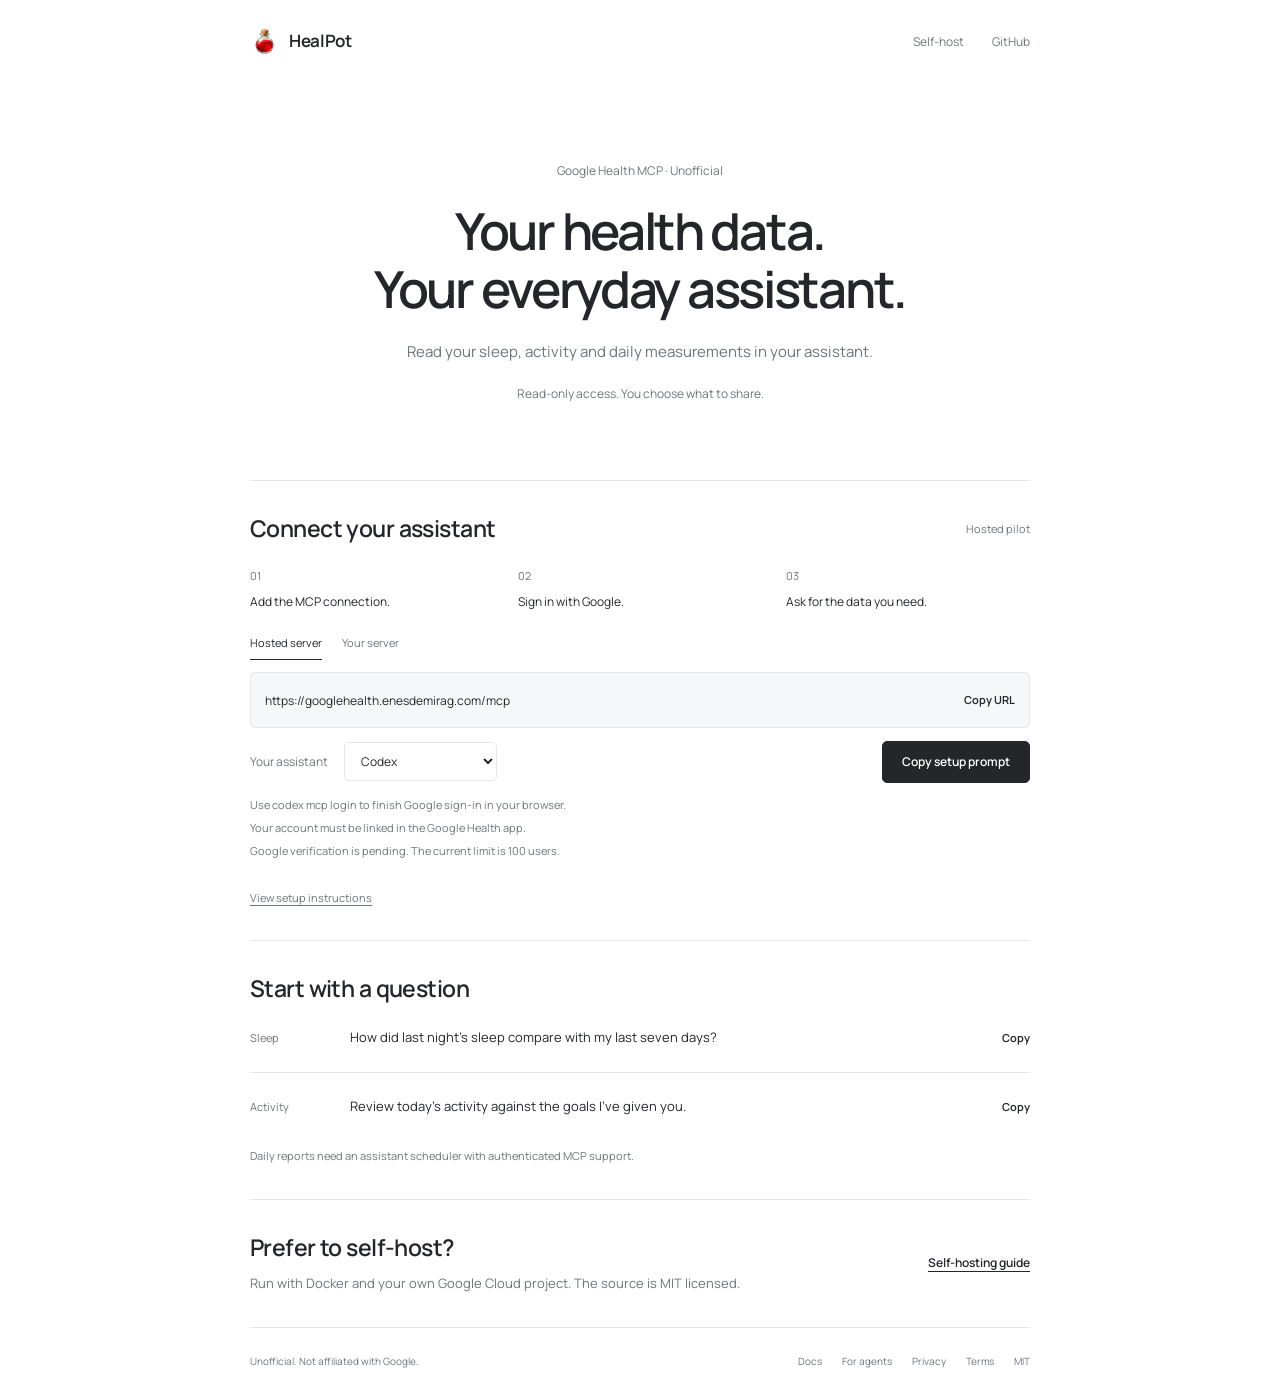
<file: site/index.html>
<!doctype html>
<html lang="en">
<head>
  <meta charset="utf-8">
  <meta name="viewport" content="width=device-width,initial-scale=1">
  <meta name="description" content="Read-only Google Health tools for your assistant. Connect with Google or self-host.">
  <meta name="theme-color" content="#ffffff">
  <title>HealPot Google Health MCP (Unofficial)</title>
  <link rel="canonical" href="https://googlehealth.enesdemirag.com/">
  <link rel="describedby" type="text/plain" href="llms.txt" title="MCP setup for agents">
  <link rel="icon" type="image/png" href="assets/healpot-logo.png">
  <link rel="preload" href="fonts/Manrope.ttf" as="font" type="font/ttf" crossorigin>
  <link rel="stylesheet" href="styles.css">
  <script src="app.js" defer></script>
</head>
<body>
  <div class="page">
    <header class="header">
      <a class="brand" href="./"><img src="assets/healpot-logo.png" width="29" height="29" alt="">HealPot</a>
      <nav class="nav" aria-label="Main navigation">
        <a href="#self-host">Self-host</a>
        <a href="https://github.com/enesdemirag/google-health-mcp">GitHub</a>
      </nav>
    </header>

    <main>
      <section class="hero" aria-labelledby="hero-title">
        <p class="small">Google Health MCP · Unofficial</p>
        <h1 id="hero-title">Your health data.<br>Your everyday assistant.</h1>
        <p class="intro">Read your sleep, activity and daily measurements in your assistant.</p>
        <p class="small">Read-only access. You choose what to share.</p>
      </section>

      <section class="section" id="connect" aria-labelledby="connect-title">
        <div class="section-head">
          <h2 id="connect-title">Connect your assistant</h2>
          <span class="status" id="connection-status">Hosted server</span>
        </div>
        <ol class="steps">
          <li><span aria-hidden="true">01</span><p>Add the MCP connection.</p></li>
          <li><span aria-hidden="true">02</span><p>Sign in with Google.</p></li>
          <li><span aria-hidden="true">03</span><p>Ask for the data you need.</p></li>
        </ol>
        <div class="mode-switch" role="group" aria-label="Connection type">
          <button type="button" id="hosted-mode" aria-pressed="true">Hosted server</button>
          <button type="button" id="self-mode" aria-pressed="false">Your server</button>
        </div>
        <div class="endpoint">
          <div class="endpoint-value" id="hosted-info"><code id="hosted-endpoint">Loading endpoint...</code></div>
          <div class="endpoint-value" id="self-info" hidden>
            <label class="sr-only" for="server-url">Your MCP URL</label>
            <input id="server-url" type="url" placeholder="https://your-server.example/mcp" autocomplete="off" spellcheck="false" aria-describedby="url-hint">
          </div>
          <button class="copy-url" id="copy-url" type="button" disabled>Copy URL</button>
        </div>
        <p class="fine-print" id="url-hint" hidden>Use HTTPS. Local clients can also use loopback HTTP.</p>
        <div class="connect-line">
          <div class="field">
            <label for="client">Your assistant</label>
            <select id="client" aria-describedby="client-instructions">
              <option value="codex">Codex</option>
              <option value="claude-code">Claude Code</option>
              <option value="cursor">Cursor</option>
              <option value="others">Others</option>
            </select>
          </div>
          <button class="button" id="copy-prompt" type="button" disabled>Copy setup prompt</button>
        </div>
        <p class="connect-note" id="client-instructions">Finish Google sign-in in your browser.</p>
        <p class="fine-print">Your account must be linked in the Google Health app.</p>
        <p class="availability" id="availability" role="status">Checking hosted availability.</p>
        <p class="feedback" id="copy-feedback" role="status" aria-live="polite"></p>
        <details class="prompt-details">
          <summary>View setup instructions</summary>
          <textarea id="prompt-preview" readonly aria-label="Setup instructions" rows="8"></textarea>
        </details>
      </section>

      <section class="section questions" aria-labelledby="questions-title">
        <h2 id="questions-title">Start with a question</h2>
        <div class="question">
          <span>Sleep</span>
          <p>How did last night's sleep compare with my last seven days?</p>
          <button class="copy-url" type="button" data-example="sleep" aria-label="Copy sleep question">Copy</button>
        </div>
        <div class="question">
          <span>Activity</span>
          <p>Review today's activity against the goals I've given you.</p>
          <button class="copy-url" type="button" data-example="activity" aria-label="Copy activity question">Copy</button>
        </div>
        <p class="fine-print">Daily reports need an assistant scheduler with authenticated MCP support.</p>
      </section>

      <section class="section self-host" id="self-host" aria-labelledby="self-host-title">
        <div>
          <h2 id="self-host-title">Prefer to self-host?</h2>
          <p>Run with Docker and your own Google Cloud project. The source is MIT licensed.</p>
        </div>
        <a class="text-link" href="https://github.com/enesdemirag/google-health-mcp/blob/main/docs/self-hosting.md">Self-hosting guide</a>
      </section>
    </main>

    <footer class="footer">
      <p>Unofficial. Not affiliated with Google.</p>
      <nav aria-label="Footer">
        <a href="https://github.com/enesdemirag/google-health-mcp/blob/main/docs/clients.md">Docs</a>
        <a href="llms.txt">For agents</a>
        <a href="privacy.html">Privacy</a>
        <a href="terms.html">Terms</a>
        <a href="https://github.com/enesdemirag/google-health-mcp/blob/main/LICENSE">MIT</a>
      </nav>
    </footer>
  </div>
</body>
</html>
</file>
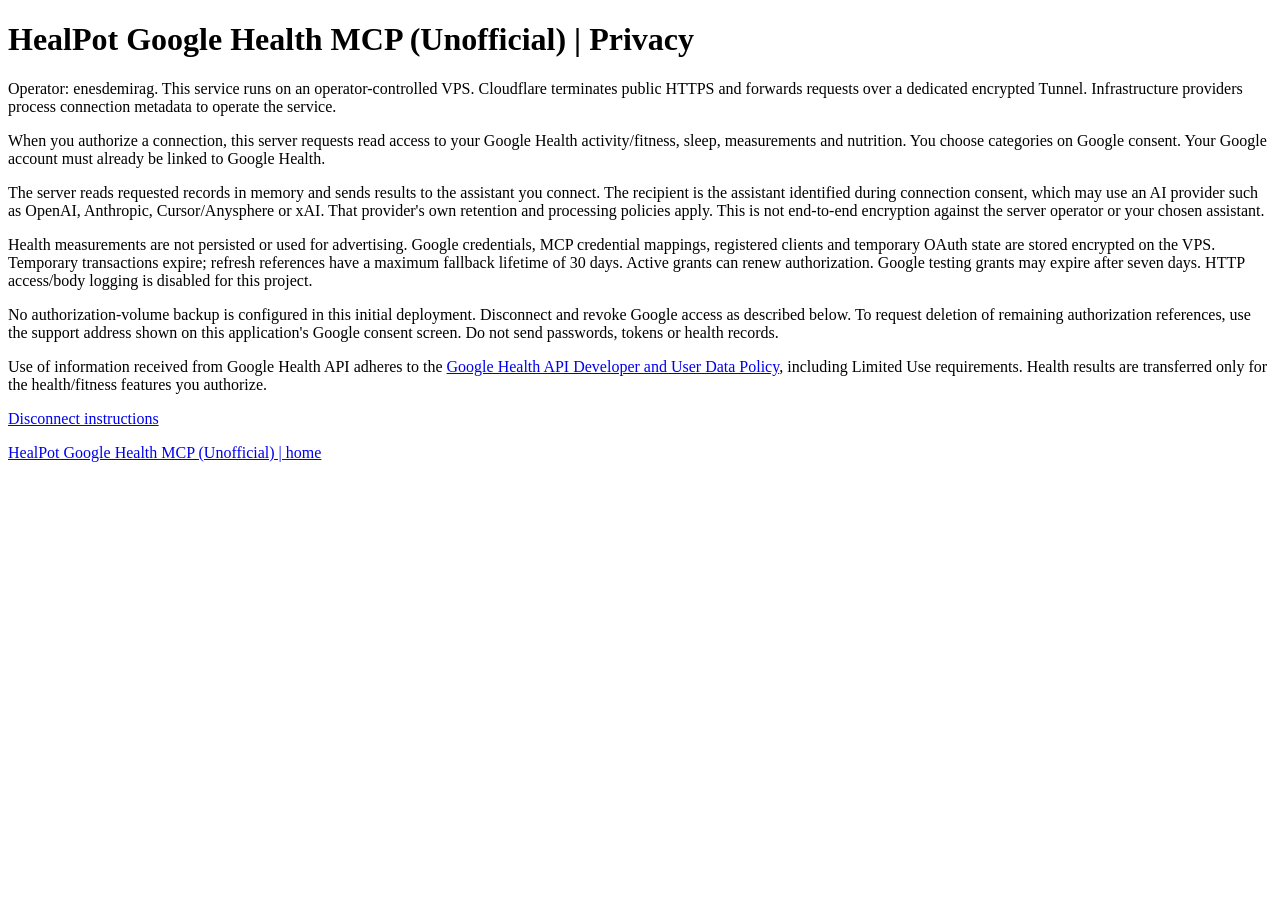
<file: site/privacy.html>
<!doctype html><html lang="en"><meta charset="utf-8"><meta name="viewport" content="width=device-width,initial-scale=1"><title>HealPot Google Health MCP (Unofficial) | Privacy</title><body><main><h1>HealPot Google Health MCP (Unofficial) | Privacy</h1><p>Operator: enesdemirag. This service runs on an operator-controlled VPS. Cloudflare terminates public HTTPS and forwards requests over a dedicated encrypted Tunnel. Infrastructure providers process connection metadata to operate the service.</p><p>When you authorize a connection, this server requests read access to your Google Health activity/fitness, sleep, measurements and nutrition. You choose categories on Google consent. Your Google account must already be linked to Google Health.</p><p>The server reads requested records in memory and sends results to the assistant you connect. The recipient is the assistant identified during connection consent, which may use an AI provider such as OpenAI, Anthropic, Cursor/Anysphere or xAI. That provider's own retention and processing policies apply. This is not end-to-end encryption against the server operator or your chosen assistant.</p><p>Health measurements are not persisted or used for advertising. Google credentials, MCP credential mappings, registered clients and temporary OAuth state are stored encrypted on the VPS. Temporary transactions expire; refresh references have a maximum fallback lifetime of 30 days. Active grants can renew authorization. Google testing grants may expire after seven days. HTTP access/body logging is disabled for this project.</p><p>No authorization-volume backup is configured in this initial deployment. Disconnect and revoke Google access as described below. To request deletion of remaining authorization references, use the support address shown on this application's Google consent screen. Do not send passwords, tokens or health records.</p><p>Use of information received from Google Health API adheres to the <a href="https://developers.google.com/health/policies/health-api-developer-user-data-policy">Google Health API Developer and User Data Policy</a>, including Limited Use requirements. Health results are transferred only for the health/fitness features you authorize.</p><p><a href="https://googlehealth.enesdemirag.com/disconnect">Disconnect instructions</a></p><p><a href="./">HealPot Google Health MCP (Unofficial) | home</a></p></main></body></html>
</file>
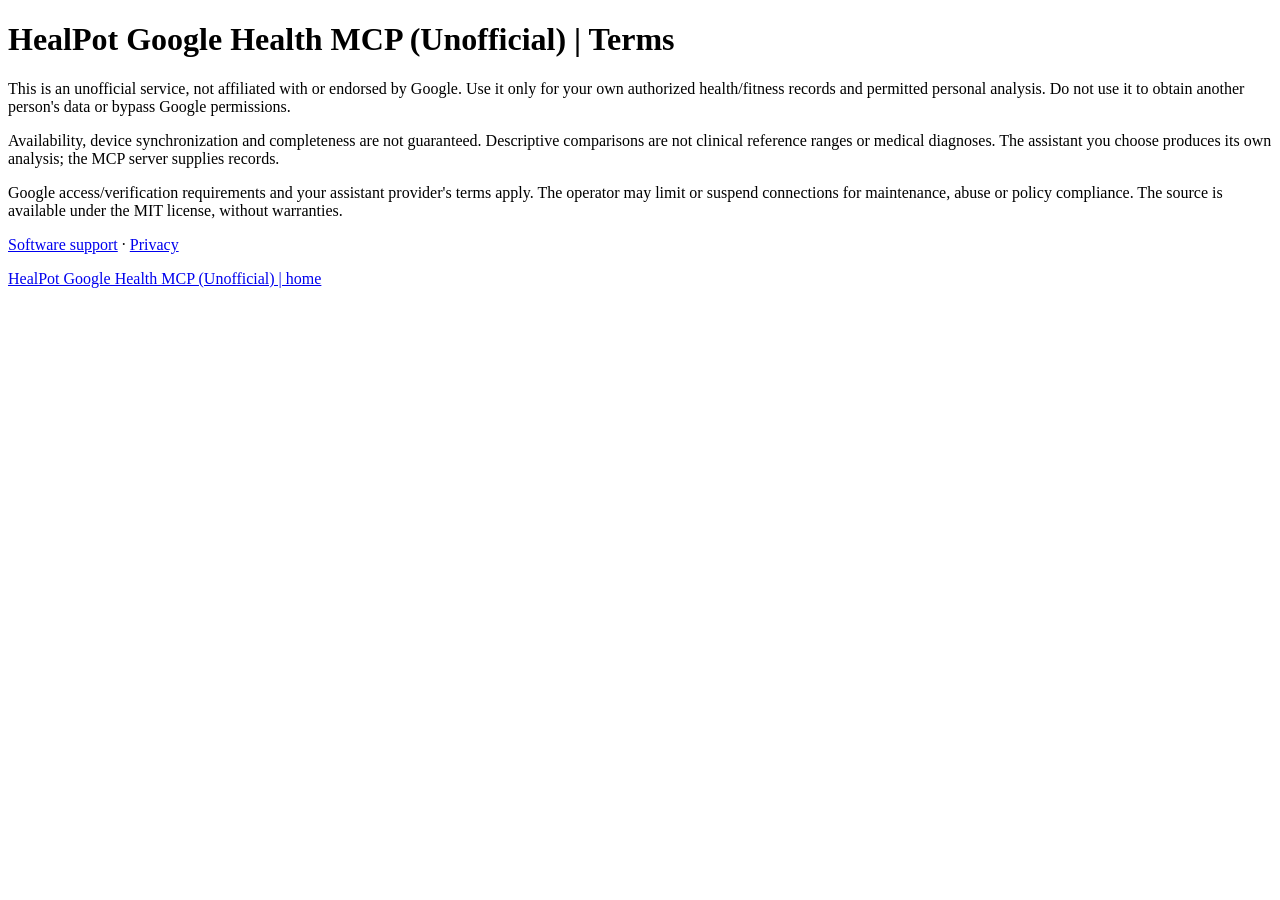
<file: site/terms.html>
<!doctype html><html lang="en"><meta charset="utf-8"><meta name="viewport" content="width=device-width,initial-scale=1"><title>HealPot Google Health MCP (Unofficial) | Terms</title><body><main><h1>HealPot Google Health MCP (Unofficial) | Terms</h1><p>This is an unofficial service, not affiliated with or endorsed by Google. Use it only for your own authorized health/fitness records and permitted personal analysis. Do not use it to obtain another person's data or bypass Google permissions.</p><p>Availability, device synchronization and completeness are not guaranteed. Descriptive comparisons are not clinical reference ranges or medical diagnoses. The assistant you choose produces its own analysis; the MCP server supplies records.</p><p>Google access/verification requirements and your assistant provider's terms apply. The operator may limit or suspend connections for maintenance, abuse or policy compliance. The source is available under the MIT license, without warranties.</p><p><a href="https://github.com/enesdemirag/google-health-mcp/issues">Software support</a> · <a href="privacy.html">Privacy</a></p><p><a href="./">HealPot Google Health MCP (Unofficial) | home</a></p></main></body></html>
</file>
<file: site/styles.css>
@font-face {
  font-family: Manrope;
  src: url("fonts/Manrope.ttf") format("truetype");
  font-weight: 200 800;
  font-style: normal;
  font-display: swap;
}

:root {
  font-family: Manrope, sans-serif;
  font-synthesis: none;
  color: #24262a;
  background: #fff;
  --ink: #24262a;
  --muted: #6f747a;
  --line: #e4e6e8;
  --surface: #f6f7f8;
  --accent: #8c343c;
}

* { box-sizing: border-box; }
body { margin: 0; font-size: 14px; line-height: 1.65; }
[hidden] { display: none !important; }
a { color: inherit; text-decoration: none; }
a:hover { text-decoration: underline; text-underline-offset: 4px; }
button, input, select, textarea { font: inherit; color: inherit; }
button, a, select, summary { -webkit-tap-highlight-color: transparent; }
button, summary { cursor: pointer; }
button:disabled { opacity: .45; cursor: not-allowed; }
button:focus-visible, a:focus-visible, input:focus-visible, select:focus-visible, textarea:focus-visible, summary:focus-visible { outline: 2px solid var(--accent); outline-offset: 4px; }
h1, h2, p { margin: 0; }
h1, h2 { font-weight: 600; }
h1 { font-size: 51px; letter-spacing: -.045em; line-height: 1.15; max-width: 670px; margin: auto; }
h2 { font-size: 23px; letter-spacing: -.025em; line-height: 1.3; }
p { color: var(--muted); }
.small { font-size: 12px; }
.sr-only { position: absolute; width: 1px; height: 1px; padding: 0; margin: -1px; overflow: hidden; clip-path: inset(50%); white-space: nowrap; border: 0; }

.page { max-width: 840px; margin: 0 auto; padding: 0 30px; }
.header { display: flex; justify-content: space-between; align-items: center; padding: 27px 0; }
.brand { display: inline-flex; align-items: center; gap: 10px; font-weight: 650; font-size: 17px; letter-spacing: -.02em; }
.brand img { width: 29px; height: 29px; object-fit: contain; }
.brand:hover { text-decoration: none; }
.nav { display: flex; gap: 28px; font-size: 12px; color: var(--muted); }
.hero { text-align: center; padding: 69px 0 65px; }
.hero > .small:first-child { margin-bottom: 21px; }
.hero .intro { font-size: 15px; max-width: 490px; margin: 21px auto 19px; }
.section { border-top: 1px solid var(--line); padding: 33px 0; scroll-margin-top: 24px; }
.section-head { display: flex; justify-content: space-between; align-items: center; gap: 20px; margin-bottom: 23px; }
.status { font-size: 11px; color: var(--muted); white-space: nowrap; }
.steps { display: grid; grid-template-columns: repeat(3, 1fr); gap: 24px; margin: 0 0 17px; padding: 0; list-style: none; }
.steps span { display: block; color: var(--muted); font-size: 11px; margin-bottom: 7px; }
.steps p { font-size: 12px; color: var(--ink); }
.mode-switch { display: flex; gap: 20px; margin-bottom: 12px; }
.mode-switch button { border: 0; border-bottom: 1px solid transparent; background: none; color: var(--muted); padding: 6px 0; font-size: 11px; }
.mode-switch button[aria-pressed="true"] { color: var(--ink); border-bottom-color: var(--ink); }
.endpoint { display: flex; align-items: center; justify-content: space-between; gap: 12px; background: var(--surface); border: 1px solid var(--line); border-radius: 5px; padding: 10px 14px; }
.endpoint-value { min-width: 0; flex: 1; }
.endpoint code { font: inherit; font-size: 12px; overflow-wrap: anywhere; }
.endpoint input { display: block; background: none; border: 0; width: 100%; padding: 5px 0; font-size: 12px; }
.copy-url { border: 0; background: none; font-size: 11px; font-weight: 650; white-space: nowrap; padding: 8px 0; }
.connect-line { display: grid; grid-template-columns: 1fr auto; align-items: center; gap: 14px; margin-top: 13px; }
.field { display: flex; align-items: center; gap: 16px; min-width: 0; }
.field label { font-size: 12px; color: var(--muted); }
select { background: #fff; border: 1px solid var(--line); border-radius: 5px; padding: 9px 32px 9px 12px; font-size: 12px; min-width: 153px; max-width: 100%; }
.button { display: inline-flex; align-items: center; justify-content: center; border: 1px solid var(--ink); background: var(--ink); color: #fff; padding: 11px 19px; border-radius: 5px; font-size: 12px; font-weight: 600; line-height: 1.5; min-height: 42px; }
.button:hover:enabled { background: #3b3e43; }
.connect-note { margin-top: 13px; font-size: 11px; }
.fine-print, .availability { font-size: 11px; margin-top: 5px; }
.availability:empty { display: none; }
.feedback { font-size: 11px; min-height: 18px; margin-top: 5px; }
.prompt-details { font-size: 11px; color: var(--muted); margin-top: 6px; }
.prompt-details summary { display: inline-block; text-decoration: underline; text-underline-offset: 3px; }
.prompt-details textarea { display: block; resize: vertical; min-height: 176px; width: 100%; font-size: 11px; line-height: 1.7; background: var(--surface); border: 1px solid var(--line); border-radius: 5px; padding: 13px; color: var(--ink); margin-top: 12px; }
.question { padding: 17px 0; display: grid; grid-template-columns: 82px 1fr auto; align-items: baseline; gap: 18px; border-bottom: 1px solid var(--line); font-size: 13px; }
.question:nth-of-type(2) { border: 0; }
.question > span { color: var(--muted); font-size: 11px; }
.question p { color: var(--ink); }
.questions > .fine-print { margin-top: 6px; }
.self-host { display: flex; align-items: center; justify-content: space-between; gap: 32px; }
.self-host p { font-size: 13px; margin-top: 10px; max-width: 520px; }
.text-link { font-size: 12px; font-weight: 600; text-decoration: underline; text-underline-offset: 4px; white-space: nowrap; }
.footer { display: flex; align-items: center; justify-content: space-between; gap: 20px; border-top: 1px solid var(--line); font-size: 10px; color: var(--muted); padding: 25px 0; }
.footer nav { display: flex; flex-wrap: wrap; gap: 20px; }

@media (min-width: 1280px) {
  .hero { padding: 78px 0 76px; }
}

@media (max-width: 680px) {
  body { font-size: 13px; }
  .page { padding: 0 22px; }
  .header { padding: 22px 0; }
  .nav { gap: 17px; font-size: 11px; }
  .brand { font-size: 16px; }
  .hero { padding: 44px 0; }
  h1 { font-size: 36px; }
  .hero .intro { font-size: 13px; margin-top: 17px; max-width: 290px; }
  .hero > .small:first-child { font-size: 11px; margin-bottom: 15px; }
  .section { padding: 27px 0; }
  .section-head { align-items: baseline; margin-bottom: 20px; gap: 12px; }
  h2 { font-size: 20px; }
  .status { font-size: 10px; }
  .steps { grid-template-columns: 1fr; gap: 12px; margin-bottom: 14px; }
  .steps li { display: flex; gap: 12px; }
  .steps span { margin: 0; }
  .endpoint code, .endpoint input { font-size: 11px; }
  .connect-line { grid-template-columns: 1fr; gap: 12px; }
  .field { justify-content: space-between; }
  .connect-line .button { width: 100%; }
  .question { grid-template-columns: 1fr auto; gap: 5px 12px; }
  .question > span { grid-column: 1 / -1; }
  .self-host { display: block; }
  .self-host .text-link { display: inline-block; margin-top: 18px; }
  .footer { align-items: flex-start; flex-direction: column; gap: 12px; padding: 22px 0; }
  .footer nav { gap: 18px; }
}
</file>
